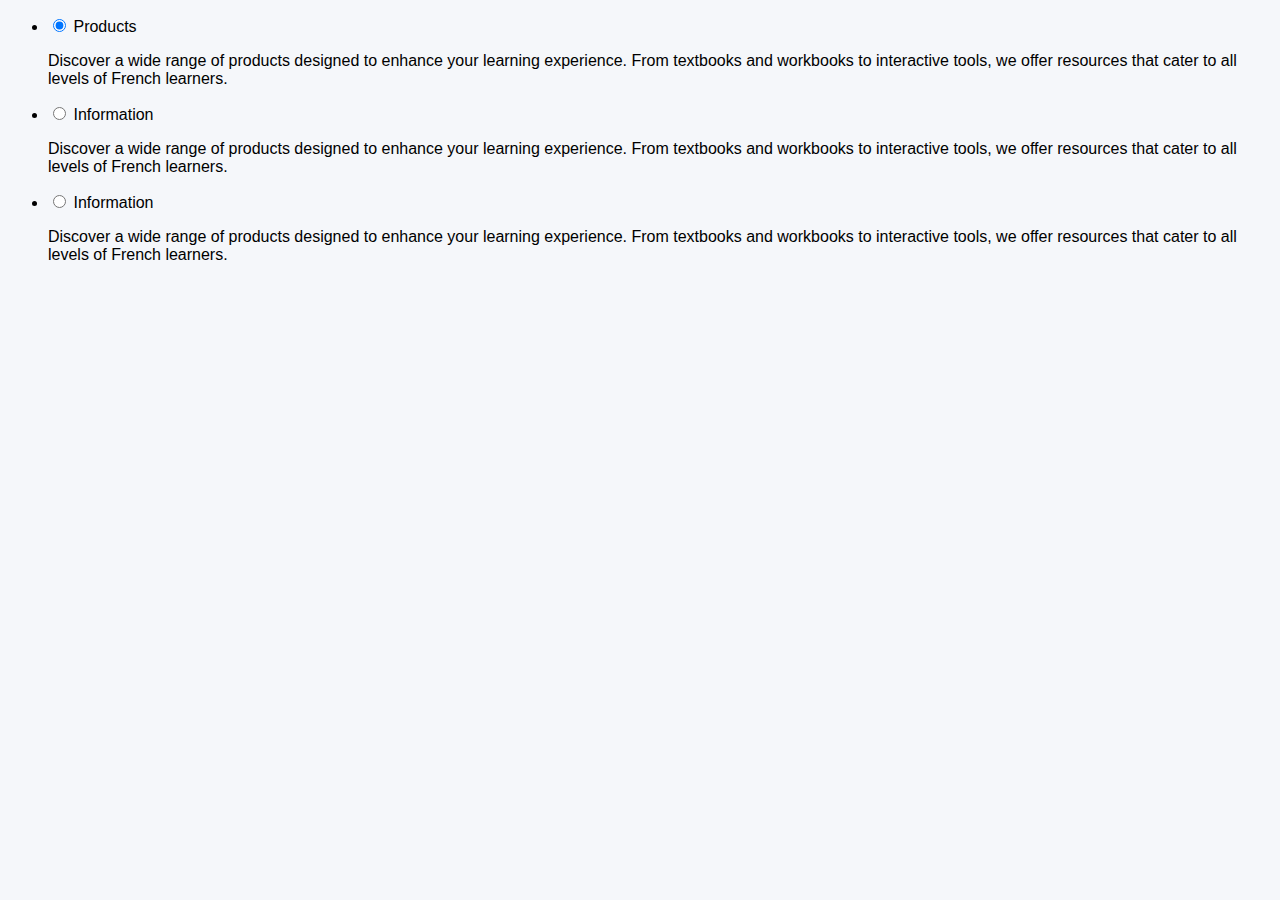
<file: try2.html>
<!DOCTYPE html>
<html lang="en">
<head>
    <meta charset="UTF-8">
    <meta name="viewport" content="width=device-width, initial-scale=1.0">
    <link rel="stylesheet" href="CSS/table.css">
    <title>Document</title>
</head>
<body>
    <ul class="accordion">
            <li>
                <input type="radio" name="accordion" id="first" checked>
                <label for="first">Products</label>
                <div class="acc-content">
                    <p>Discover a wide range of products designed to enhance your learning experience. From textbooks and workbooks to interactive tools, we offer resources that cater to all levels of French learners.</p>
                </div>
            </li>
            <li>
                <input type="radio" name="accordion" id="second" >
                <label for="first">Information</label>
                <div class="acc-content">
                    <p>Discover a wide range of products designed to enhance your learning experience. From textbooks and workbooks to interactive tools, we offer resources that cater to all levels of French learners.</p>
                </div>
            </li>
            <li>
                <input type="radio" name="accordion" id="third" >
                <label for="first">Information</label>
                <div class="acc-content">
                    <p>Discover a wide range of products designed to enhance your learning experience. From textbooks and workbooks to interactive tools, we offer resources that cater to all levels of French learners.</p>
                </div>
            </li>
        </ul>
</body>
</html>
</file>
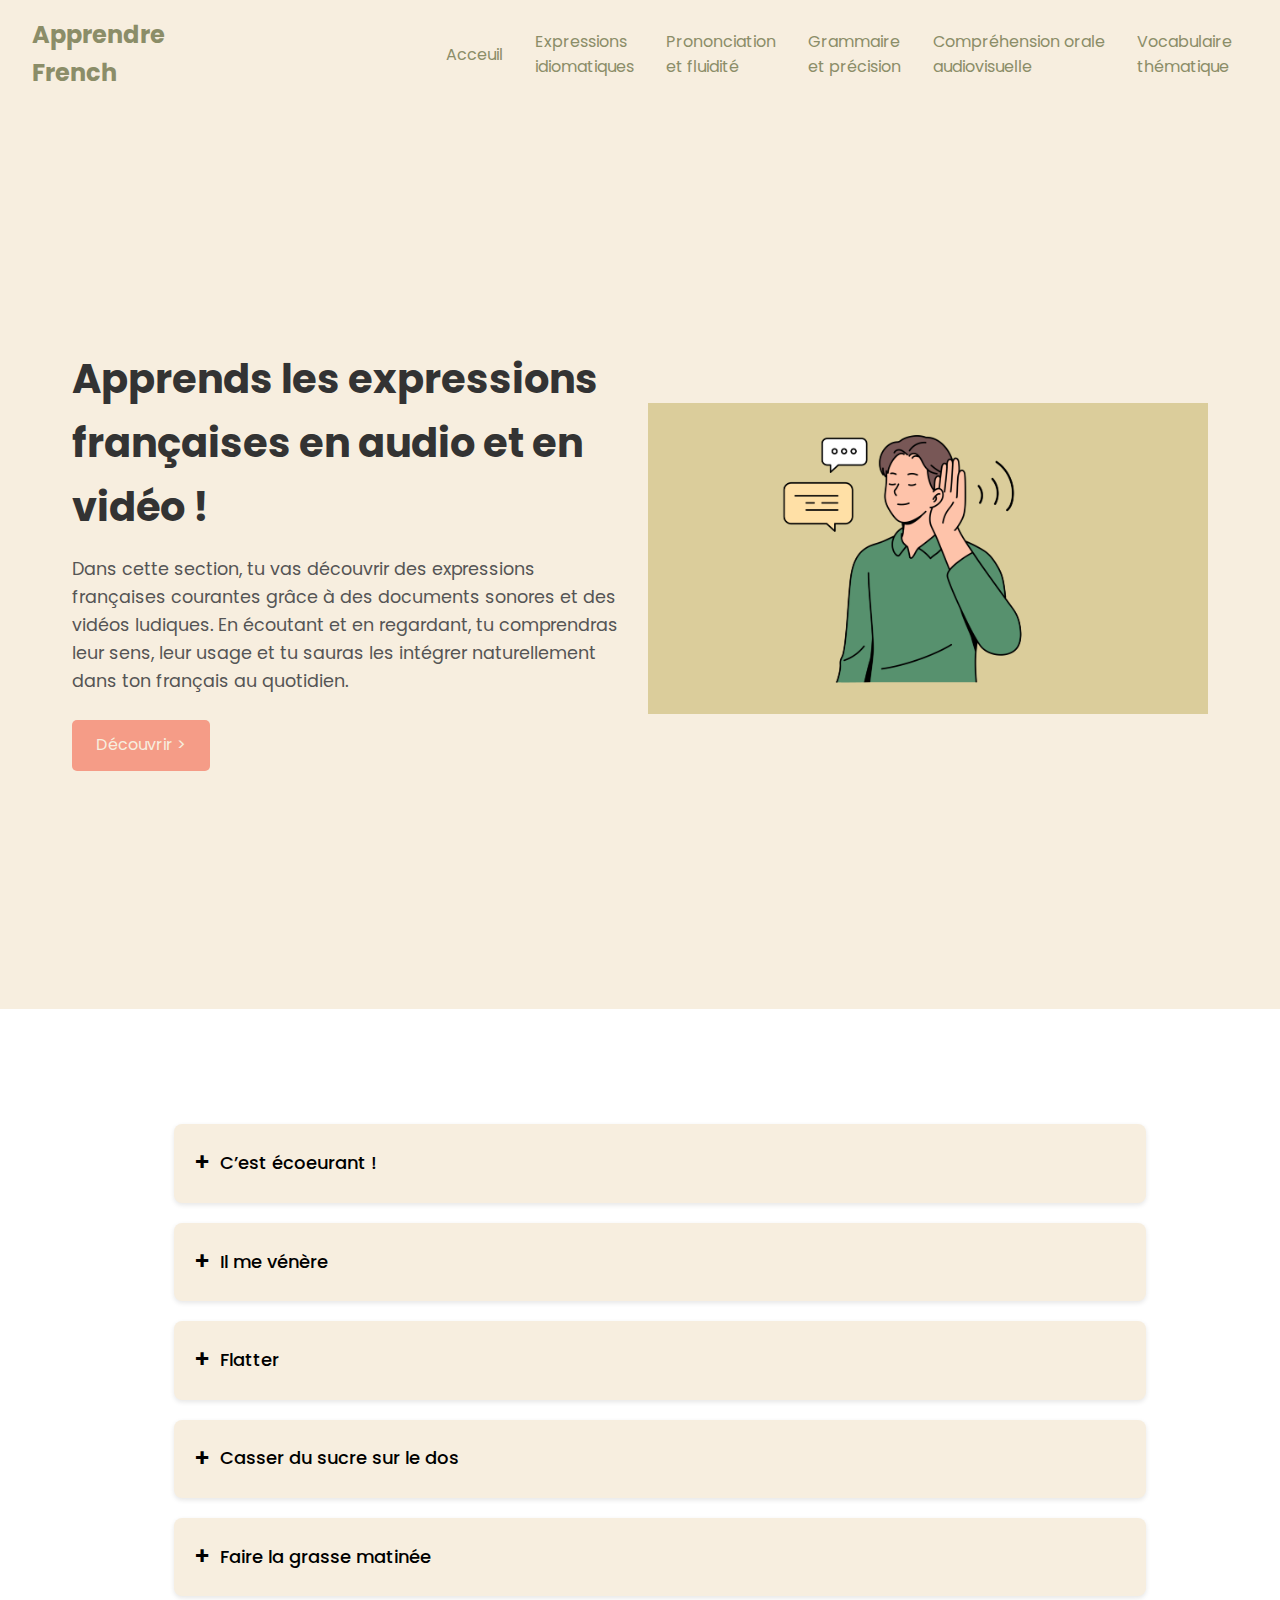
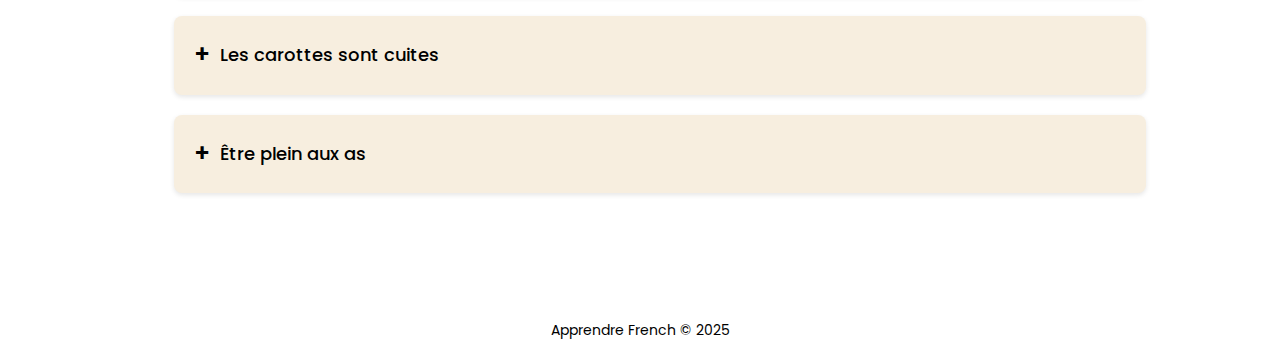
<file: HTML/orale.html>
<!DOCTYPE html>
<html lang="en">
<head>
    <meta charset="UTF-8">
    <meta name="viewport" content="width=device-width, initial-scale=1.0">
    <title>Prononciation et fluidité</title>
    <link rel="stylesheet" href="../CSS/home.css">
</head>
<body>
    <header>
    <nav class="navbar">
      <div class="logo">
        <a href="../index.html">Apprendre <br>  French</a>
      </div>
      <input type="checkbox" id="menu-toggle">
      <label for="menu-toggle" class="hamburger">
        <span></span>
        <span></span>
        <span></span>
      </label>
      <ul class="nav-links">
        <li><a href="../index.html">Acceuil</a></li>
        
        <li><a href="expressions-idiomatiques.html">Expressions <br> idiomatiques</a></li>
        <li><a href="prononciation.html">Prononciation <br>et fluidité</a></li>
        <li><a href="grammaire.html">Grammaire <br> et précision</a></li>
        <li><a href="orale.html">Compréhension orale <br> audiovisuelle</a></li>
        <li><a href="vocabulaire.html">Vocabulaire <br> thématique</a></li>
      </ul>
    </nav>
    </header>
<main>

    <!-- 1stSection-->
    <section id="Announcement-section" class="reverse-layout">
        <div class="content">
            <div class="text">
                <h2>Apprends les expressions françaises en audio et en vidéo !</h2>
                <p>Dans cette section, tu vas découvrir des expressions françaises courantes grâce à des documents sonores et des vidéos ludiques. En écoutant et en regardant, tu comprendras leur sens, leur usage et tu sauras les intégrer naturellement dans ton français au quotidien.</p>
                <a href="#accordions" class="scroll-link">Découvrir ></a>
            </div>
            <div class="image">
                <img src="../IMG/ecouter.png" alt="">
            </div>
        </div>
    </section>

    <!-- 1stSection-->
    <section class="accordions" id="accordions">
    <ul class="accordion">
                <!-- C’est écoeurant ! -->
        <li>
            <input type="radio" name="accordion" id="fourth">
            <label for="fourth">C’est écoeurant !</label>
            <div class="acc-content">
                <p><b>Signification :</b> <br>
                    <b>En France:</b>  dégoutant, qui donne la nausée
                    <br><b>Au Quebec:</b> Négatif → dégoûtant, répugnant (même sens qu’en France)
                    <br>    Positif → délicieux, savoureux (sens différent qu’en France)<br>
                    <br>
                <p>Voir cette vidéo pour mieux comprendre</p>
                <br>
                <!-- Simple iframe -->
<iframe
  style="border-radius: 8px;"
  width="560"
  height="315"
  src="https://www.youtube.com/embed/8ZY3Y8LA3iw"
  title="YouTube video player"
  frameborder="0"
  allow="accelerometer; autoplay; clipboard-write; encrypted-media; gyroscope; picture-in-picture"
  allowfullscreen>
</iframe>

                </p>
            </div>
        </li>

        <!-- Il me vénère -->
        <li>
            <input type="radio" name="accordion" id="sixth">
            <label for="sixth">Il me vénère</label>
            <div class="acc-content">
                <p><b>Signification :</b> Il m’énerve, il me met en colère (familier). [vénèrer verlan de énerver] <br>
                    Il m'admire beaucoup, il me respecte (soutenu).<br>
                </p>
                <br>
                <p>Voir cette vidéo pour mieux comprendre</p>
                <br>
                <!-- Simple iframe -->
<iframe
  style="border-radius: 8px;"
  width="560"
  height="315"
  src="https://www.youtube.com/embed/rLjIS3XHR8A"
  title="YouTube video player"
  frameborder="0"
  allow="accelerometer; autoplay; clipboard-write; encrypted-media; gyroscope; picture-in-picture"
  allowfullscreen>
</iframe>
            </div>
        </li>

        <!-- Flatter -->
        <li>
            <input type="radio" name="accordion" id="seventh">
            <label for="seventh">Flatter</label>
            <div class="acc-content">
                <p> <b>Signification :</b> Donner des compliments (France) <br>
                                           Caresser doucement (Quebec)<br>
                </p><br>
                <p>Voir cette vidéo pour mieux comprendre</p>
                <br>
                <!-- Simple iframe -->
<iframe
  style="border-radius: 8px;"
  width="560"
  height="315"
  src="https://www.youtube.com/embed/bdbmsG3ClOU"
  title="YouTube video player"
  frameborder="0"
  allow="accelerometer; autoplay; clipboard-write; encrypted-media; gyroscope; picture-in-picture"
  allowfullscreen>
</iframe>
            </div>
        </li>
        <!-- Casser du sucre sur le dos -->
        <li>
            <input type="radio" name="accordion" id="first">
            <label for="first">Casser du sucre sur le dos</label>
            <div class="acc-content">
                <p>Signification : Parler en mal de quelqu’un en son absence, critiquer ou médire.<br>
                <b>Exemple :</b> Ils passent leur temps à casser du sucre sur le dos de leur collègue.<br>
                <a href="https://francaisfacile.rfi.fr/fr/podcasts/la-puce-%C3%A0-l-oreille/20250123-casser-du-sucre-sur-le-dos-dire-du-mal-d-une-personne-en-son-absence" target="_blank">Cliquez sur ce lien pour écouter le document sonore pour mieux comprendre</a>
                </p>
            </div>
        </li>

        <!-- Faire la grasse matinée -->
        <li>
            <input type="radio" name="accordion" id="second">
            <label for="second">Faire la grasse matinée</label>
            <div class="acc-content">
                <p>Signification : se lever tard, Rester au lit plus tard que d'habitude le matin.<br>
                <b>Exemple :</b> Le dimanche, j’adore faire la grasse matinée.<br>
                <a href="https://francaisfacile.rfi.fr/fr/podcasts/la-puce-%C3%A0-l-oreille/20240624-faire-la-grasse-matin%C3%A9e-dormir-longtemps-se-lever-tard" target="_blank">Cliquez sur ce lien pour écouter le document sonore pour mieux comprendre</a>
                </p>
            </div>
        </li>

        <!-- Les carottes sont cuites -->
        <li>
            <input type="radio" name="accordion" id="third">
            <label for="third">Les carottes sont cuites</label>
            <div class="acc-content">
                <p>Signification : La situation est perdue, il n'y a plus aucun espoir<br>
                <b>Exemple :</b> Quand j’ai vu la panne, j’ai su que les carottes étaient cuites.<br>
                <a href="https://francaisfacile.rfi.fr/fr/podcasts/la-puce-%C3%A0-l-oreille/20221123-les-carottes-sont-cuites-il-n-y-a-plus-aucun-espoir" target="_blank">Cliquez sur ce lien pour écouter le document sonore pour mieux comprendre</a>
                </p>
            </div>
        </li>

        <!-- Être plein aux as -->
        <li>
            <input type="radio" name="accordion" id="fifth">
            <label for="fifth">Être plein aux as</label>
            <div class="acc-content">
                <p>Signification : Être très riche.<br>
                <b>Exemple :</b> Avec sa nouvelle entreprise, il est plein aux as.<br>
                <a href="https://francaisfacile.rfi.fr/fr/podcasts/la-puce-%C3%A0-l-oreille/20250605-%C3%AAtre-plein-aux-as-avoir-beaucoup-d-argent" target="_blank">Cliquez sur ce lien pour écouter le document sonore pour mieux comprendre</a>
                </p>
            </div>
        </li>
    </ul>
</section>

    
</main>
<footer style="text-align: center; padding: 10px; background-color: white; font-size: 14px;">
    Apprendre French &copy; 2025  
</footer>
</body>
</html>
</file>
<file: CSS/table.css>
body {
    background: #f5f7fa;
    font-family: 'Segoe UI', Tahoma, sans-serif;
}

.container {
    max-width: 900px;
    margin: 40px auto;
    padding: 0 15px;
}

.expandable {
    width: 100%;
    background: white;
    border-radius: 10px;
    box-shadow: 0 4px 15px rgba(0,0,0,0.1);
    overflow: hidden;
    cursor: pointer;
    transition: transform 0.2s ease;
}

.expandable:hover {
    transform: translateY(-2px);
}

.header {
    padding: 18px;
    font-size: 18px;
    font-weight: bold;
    background: linear-gradient(90deg, #4CAF50, #45a049);
    color: white;
    display: flex;
    justify-content: space-between;
    align-items: center;
}

.arrow {
    font-size: 18px;
    transition: transform 0.3s ease;
    display: inline-block;
}

.arrow.rotate {
    transform: rotate(180deg);
}

.content {
    max-height: 0;
    overflow: hidden;
    transition: max-height 0.5s ease;
    background: #fafafa;
}

.content-inner {
    padding: 20px;
}

/* Responsive table styling */
.table-wrapper {
    overflow-x: auto;
    border-radius: 8px;
}

table {
    width: 100%;
    border-collapse: collapse;
    min-width: 500px;
    background: white;
}

th, td {
    padding: 12px 15px;
    text-align: left;
    border-bottom: 1px solid #eee;
}

th {
    background-color: #4CAF50;
    color: white;
    font-weight: 600;
}

tr:nth-child(even) {
    background-color: #f9f9f9;
}

tr:hover {
    background-color: #f1f1f1;
}

/* Audio styling */
audio {
    width: 100%;
    max-width: 250px;
}

/* Smooth scroll on mobile for table */
.table-wrapper::-webkit-scrollbar {
    height: 8px;
}
.table-wrapper::-webkit-scrollbar-thumb {
    background: #ccc;
    border-radius: 4px;
}
</file>
<file: CSS/home.css>
@import url('https://fonts.googleapis.com/css2?family=Poppins:wght@300;400;500;600;700;800;900&display=swap');

@import url('https://fonts.googleapis.com/css2?family=Poppins:wght@300;400;500;600;700;800;900&display=swap');
:root {
  --primary-color: #f7eedf;
  --secondary-color: #f0cfc0;
  ---peach:#f59c87;
  --text-color: #8b8d68;
}


* {
  margin: 0;
  padding: 0;
  box-sizing: border-box;
}

body {
  font-family: 'Poppins', sans-serif;
}

header {
  background-color: var(--primary-color);
  color: var(--text-color);
  position: sticky;
  top: 0;
  width: 100%;
  z-index: 1000;
}

.navbar {
  display: flex;
  align-items: center;
  justify-content: space-between;
  padding: 1rem 2rem;
}

.logo a {
  color: var(--text-color);
  text-decoration: none;
  font-size: 1.5rem;
  font-weight: bold;
}

.nav-links {
  display: flex;
  list-style: none;
  align-items: center;
}

.nav-links li {
  margin: 0 1rem;
}

.nav-links a {
  color: var(--text-color);
  text-decoration: none;
  font-size: 1rem;
  transition: color 0.3s;
  white-space: nowrap;
}

.nav-links a:hover {
  color: var(---peach);
}


/* Hamburger menu styling */
.hamburger {
  display: none;
  cursor: pointer;
  flex-direction: column;
}

.hamburger span {
  background-color: var(--text-color);
  height: 3px;
  width: 25px;
  margin: 3px;
}

#menu-toggle {
  display: none;
}

/* Show hamburger menu at 1020px and below */
@media (max-width: 1020px) {
  .nav-links {
    position: absolute;
    top: 100%;
    left: 0;
    width: 100%;
    background-color: var(--primary-color);
    flex-direction: column;
    align-items: center;
    justify-content: flex-start;
    gap: 1rem;
    padding: 1rem 0;
    display: none; /* Hidden by default */
    z-index: 10;
  }

  .nav-links li {
    margin: 0.5rem 0;
    width: 100%;
    text-align: center;
  }

  #menu-toggle:checked ~ .nav-links {
    display: flex;
  }
  .hamburger {
    display: flex;
    z-index: 11;
  }
}

/* Smaller screens adjustments */
@media (max-width: 480px) {
  .navbar {
    padding: 0.5rem 1rem;
  }

  .logo a {
    font-size: 1.2rem;
  }

  .nav-links a {
    font-size: 0.9rem;
  }

  .login-btn,
  .signup-btn {
    padding: 0.4rem 0.8rem;
    font-size: 0.9rem;
  }
}


* {
    margin: 0;
    padding: 0;
    box-sizing: border-box;
}

body {
    font-family: 'Poppins', sans-serif;
    line-height: 1.6;
}

main {
    width: 100%;
}

/* Section Styles */
section {
    display: flex;
    justify-content: center;
    align-items: center;
    min-height: 100vh;
    padding: 2rem;
    text-align: center;
}

#description-section {
    background: var(--primary-color); /* Updated background color */
    color: #333;
}
#description-section .text{
    text-align: center;
}

#courses-section {
    background: var(---peach); /* Updated background color */
    color: #333;
}

#Announcement-section {
    background: var(--primary-color); /* Updated background color */
    color: #333;
}

#contribution-section {
    background: var(--primary-color); /* Updated background color */
    color: #333;
}

#services-section {
    background: var(--secondary-color); /* Updated background color */
    color: #333;
}

.content {
    display: flex;
    flex-direction: row; /* Default to row layout */
    justify-content: center;
    align-items: center;
    max-width: 1200px;
    padding: 2rem;
    gap: 1rem; /* Reduced gap between image and text */
}

.content .image {
    flex: 1;
    display: flex;
    justify-content: center;
}

.content .image img {
    width: 100%; /* Full width */
    max-width: 1000px; /* Increased max width for a larger image */
    height: auto; /* Maintain aspect ratio */
}

.content .text {
    flex: 1;
    text-align: left;
}

.content .text h2 {
    font-size: 2.5rem;
    color: #333;
    font-weight: bold;
}

.content .text p {
    font-size: 1.1rem;
    margin-top: 1rem;
    line-height: 1.6;
    color: #555;
}

.scroll-link, .courses-link {
    display: inline-block;
    margin-top: 1.5rem;
    padding: 0.8rem 1.5rem;
    background-color: var(---peach); /* Updated button color */
    color: var(--primary-color);
    text-decoration: none;
    border-radius: 5px;
    transition: background-color 0.3s ease;
}

.scroll-link:hover, .courses-link:hover {
    background-color: var(--text-color); /* Keep this color for hover effect or change as needed */
}

/* Reverse layout for courses section */
.reverse-layout .content {
    flex-direction: row; /* Image on the right for larger screens */
}

/* Section Styles */
#services-section {
    background: var(--secondary-color); /* Updated background color */
    color: #333;
    padding: 4rem 2rem;
    text-align: center;
}

.services-content {
    display: flex;
    justify-content: center;
    gap: 2rem;
    flex-wrap: wrap;
    max-width: 1200px;
    margin: auto;
}

.service-box {
    width: 250px; /* Fixed square dimensions */
    height: 250px;
    background-color: var(---peach);
    color: var(--primary-color);
    border-radius: 8px;
    display: flex;
    flex-direction: column;
    align-items: center;
    justify-content: center;
    padding: 1.5rem;
    text-align: center;
    cursor: pointer;
    transition: background-color 0.3s ease, transform 0.3s ease;
}

.service-box h3 {
    font-size: 1.5rem;
    margin-bottom: 0.5rem;
}

.service-box p {
    font-size: 1rem;
    line-height: 1.4;
}

.service-box:hover {
    background-color: var(--text-color); /* Darker green for hover effect */
    transform: translateY(-5px); /* Lift on hover */
}

.service-box img {
    width: 200px;
    height: 200px;
    object-fit: contain;
    margin-bottom: 15px;
}

/* Responsive Design for Smaller Screens */
@media (max-width: 768px) {
    .services-content {
        flex-direction: column;
        gap: 1.5rem;
    }

    .service-box {
        width: 100%;
        height: auto;
        padding: 2rem;
    }
}


/* Responsive Design */
@media (max-width: 768px) {
    #description-section .content {
        flex-direction: column; /* Image comes before text on smaller screens */
    }

    .reverse-layout .content {
        flex-direction: column; /* Keeps the image on top for the second section on smaller screens */
    }

    .content .text {
        text-align: center; /* Center-align text on smaller screens */
    }

    .content .image {
        order: -1; /* Move the image above the text in the second section */
    }

    .content .video-container {
        flex-direction: column;
        width: 100%;
    }
}

/* Smooth Scrolling */
html {
    scroll-behavior: smooth;
}


/* Additional Links Section Styles */
#additional-links-section {
    display: flex;
    justify-content: center;
    gap: 2rem;
    padding: 4rem 2rem;
    background-color: white;
}

.link-box {
    flex: 1;
    background-color: #5a9a6e;
    color: white;
    text-align: center;
    padding: 2rem;
    border-radius: 8px;
    display: flex;
    flex-direction: column;
    align-items: center;
    justify-content: center;
    transition: background-color 0.3s ease, transform 0.3s ease;
    cursor: pointer;
}

.link-box:hover {
    background-color: #4a7a5e;
    transform: translateY(-5px);
}

.link-box h3 {
    font-size: 1.5rem;
    margin-bottom: 1rem;
}

.link-button {
    display: inline-block;
    padding: 0.8rem 1.5rem;
    background-color: white;
    color: #5a9a6e;
    text-decoration: none;
    font-weight: bold;
    border-radius: 5px;
    transition: background-color 0.3s ease, color 0.3s ease;
}

.link-button:hover {
    background-color: #5a9a6e;
    color: white;
}

/* Responsive Design */
@media (max-width: 768px) {
    #additional-links-section {
        flex-direction: column;
    }
}

@media (max-width: 768px) {
    #courses-section .content {
        flex-direction: column; /* Arrange items in a column for small screens */
    }

    #courses-section .image {
        order: -1; /* Move the image above the text */
    }

    .content .text {
        text-align: center; /* Center-align text for better readability */
    }

    .video-container {
        width: 100%; /* Full width for smaller screens */
        padding: 0; /* Remove padding for full-width video */
    }
}
.video-container {
    display: inline-block; 
    gap: 10rem;
    padding: 8px;                      /* space between video and frame */
    background: #fff;                  /* frame background */
    border: 4px solid var(--secondary-color);          /* frame border color */
    border-radius: 15px;                /* rounded corners */
}

.video-container iframe {
    display: block;
    border-radius: 10px;                /* match the rounded corners */
}


.card-container {
    display: flex;
    flex-direction: row;
    justify-content: center;
    align-items: center;
    flex-wrap: wrap;
    margin-top: 100px;

}
.card{
    width:325px;
    height: 450px;
    background-color: var(---peach);
    border-radius: 8px;
    overflow: hidden;
    margin: 20px;
    transform: translateY(-5px); /* Lift on hover */
}

.card img {
    width: 100%;
    height: auto;
}

.card-conent {
    padding: 16px;
}

.card-content h3 {
    font-size: 28px;
    margin-bottom: 8px;
}

.card-conent p{
    color: #555;
    font-size: 15px;
    line-height: 1.3;
}

.card-content .btn{
    display: inline-block;
    padding: 8px 16px;
    background-color: var(--primary-color);
    text-decoration: none;
    border-radius: 4px;
    margin-top: 16px;
    color:var(--text-color);
    transition: background-color 0.3s ease, color 0.3s ease;
}

.card-content .btn:hover {
    background-color: var(--text-color);
    color: var(--primary-color);   
}

.accordion{
   margin: 60px auto;
   width: 80%;
}

.accordion li{
    list-style: none;
    width: 100%;
    margin: 20px;
    padding: 10px;
    border-radius: 8px;
    background-color: var(--primary-color);
    box-shadow: 0 2px 5px rgba(0,0,0,0.1);
}

.accordion li label{
    display: flex;
    align-items: center;
    padding: 10px;
    font-size: 18px;
    font-weight: 500;
    cursor: pointer;
}

label::before{
    content: '+';
    margin-right:10px;
    font-size: 24px;
    font-weight: 600;
}

input[type="radio"] {
    display: none;
}

.accordion .acc-content{
    color: #333;
    padding: 0 10px;
    line-height: 26px;
    max-height: 0;
    overflow: hidden;
    transition: max-height 0.5s , padding 0.5s ;
}

.accordion input[type="radio"]:checked + label + .acc-content {
    max-height: 8000px;
    padding: 10px 10px 20px;
}

.accordion input[type="radio"]:checked + label::before {
    content: '-'; /* Change to minus when expanded */
}
.acc-card-container {
    display: flex;
    flex-direction: row;
    justify-content: center;
    align-items: center;
    flex-wrap: wrap;
    margin-top: 0px;

}
.acc-card{
    width:300px;
    height: 400px;
    background-color: var(---peach);
    border-radius: 8px;
    overflow: hidden;
    margin: 20px;
    transform: translateY(-5px); /* Lift on hover */
    padding-left: 10px;
    padding-right: 10px;
    padding-top: 10px;
}

.acc-card img {
    width: 100%;
    height: auto;
}

.acc-card-conent {
    padding: 16px;
}

.acc-card-content h3 {
    font-size: 20px;
    margin-bottom: 8px;
    color: #333;
}

.acc-card-conent p{
    color: #555;
    font-size: 13px;
    line-height: 1.3;
}

.acc-card-content .btn{
    display: inline-block;
    padding: 8px 16px;
    background-color: var(--primary-color);
    text-decoration: none;
    border-radius: 4px;
    margin-top: 16px;
    color:var(--text-color);
    transition: background-color 0.3s ease, color 0.3s ease;
}

.acc-card-content .btn:hover {
    background-color: var(--text-color);
    color: var(--primary-color);   
}
</file>
